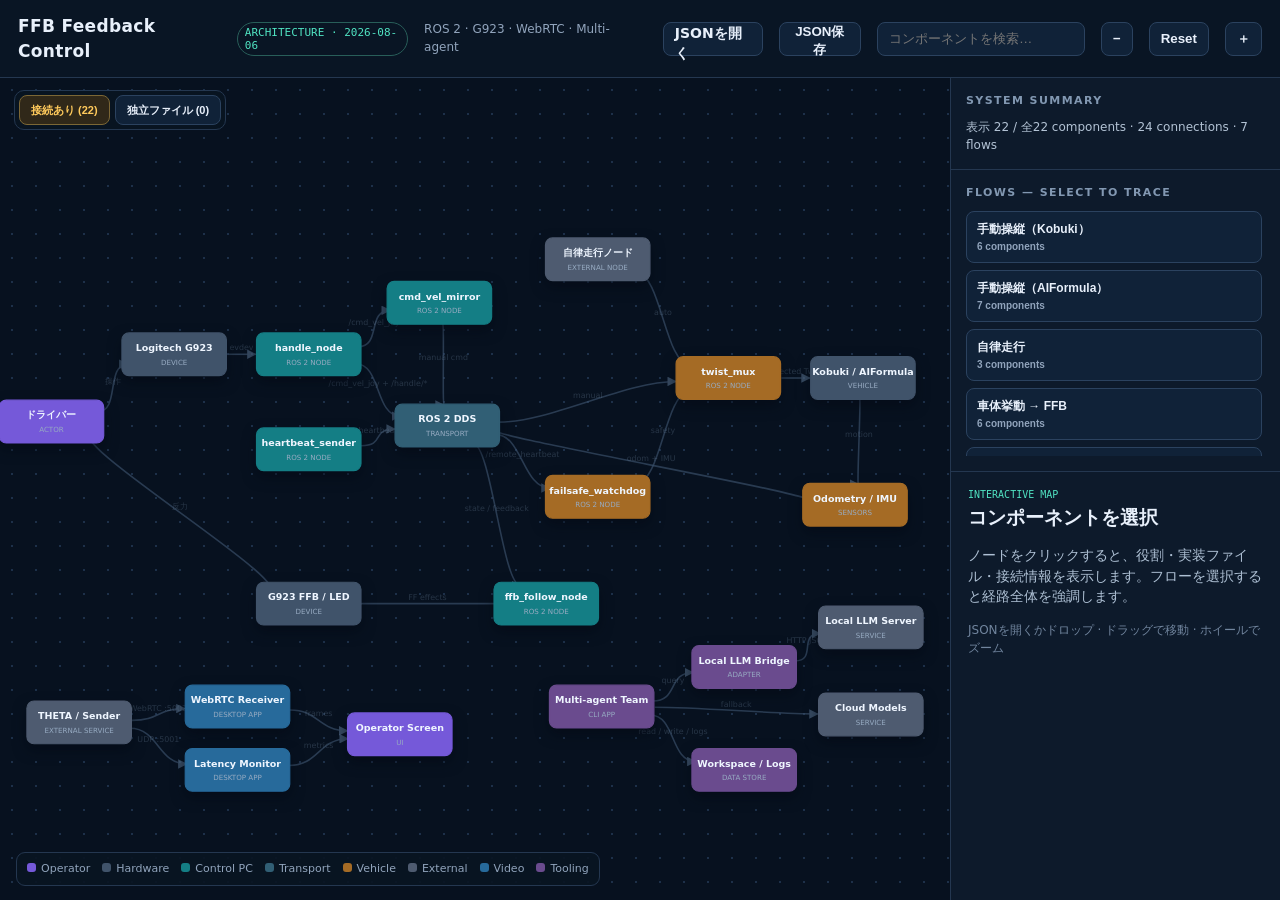
<file: docs/architecture.html>
<!doctype html>
<html lang="ja">
<head>
  <meta charset="utf-8">
  <meta name="viewport" content="width=device-width,initial-scale=1">
  <title>FFB Feedback Control — Architecture</title>
  <style>
    :root{--bg:#07111f;--panel:#0d1a2b;--line:#243750;--text:#e8f0fb;--muted:#91a4bc;--accent:#50e3c2;--hot:#ffca5c;--danger:#ff7188;--blue:#63a8ff}
    *{box-sizing:border-box} body{margin:0;background:var(--bg);color:var(--text);font:14px/1.45 Inter,ui-sans-serif,system-ui,-apple-system,"Noto Sans JP",sans-serif;overflow:hidden}
    .app{height:100vh;display:grid;grid-template-rows:auto 1fr}.top{display:flex;align-items:center;gap:16px;padding:14px 18px;border-bottom:1px solid var(--line);background:#091524;z-index:3}
    h1{font-size:17px;margin:0;letter-spacing:.02em}.tag{color:var(--accent);font:11px ui-monospace,monospace;border:1px solid #285e59;padding:3px 7px;border-radius:99px}.meta{color:var(--muted);font-size:12px}.top .spacer{flex:1}
    button,.search{background:#102238;color:var(--text);border:1px solid #2b425f;border-radius:8px;height:34px}.search{width:220px;padding:0 11px;outline:none}.search:focus{border-color:var(--accent)}button{cursor:pointer;padding:0 11px;font-weight:650}button:hover{background:#17304d}.file-button{display:inline-grid;place-items:center;background:#102238;color:var(--text);border:1px solid #2b425f;border-radius:8px;height:34px;padding:0 11px;cursor:pointer;font-weight:650}.file-button:hover{background:#17304d}#fileInput{display:none}
    .main{min-height:0;display:grid;grid-template-columns:1fr 330px}.canvas-wrap{position:relative;overflow:hidden;background-image:radial-gradient(#1d3049 1px,transparent 1px);background-size:24px 24px}.view-tabs{position:absolute;z-index:4;top:12px;left:14px;display:flex;gap:5px;padding:4px;background:#081422e8;border:1px solid var(--line);border-radius:10px}.view-tab{height:30px;font-size:11px}.view-tab.selected{color:var(--hot);border-color:#7c6735;background:#302819}.empty-view{position:absolute;inset:0;display:none;place-items:center;color:var(--muted);pointer-events:none}
    svg{width:100%;height:100%;display:block}.edge{fill:none;stroke:#3d536e;stroke-width:2;opacity:.64;transition:.2s}.edge-label{fill:#7890aa;font-size:10px;text-anchor:middle;pointer-events:none;opacity:.28;transition:.2s}.edge:hover+.edge-label,.edge.active+.edge-label{opacity:1;fill:#d4e2f1}.node rect{stroke-width:1.5;transition:.2s;filter:drop-shadow(0 8px 8px #02081288)}.node text{fill:#eff6ff;text-anchor:middle;pointer-events:none}.node .kind{fill:#97abc2;font-size:9px;text-transform:uppercase}.node{cursor:pointer;transition:.2s}.node:hover rect,.node.active rect{stroke:#fff;filter:drop-shadow(0 0 10px #50e3c288)}
    .dim{opacity:.12!important}.node.active,.edge.active{opacity:1!important}.active.edge{stroke:var(--hot);stroke-width:4;filter:drop-shadow(0 0 4px #ffca5c)}.active.node rect{stroke:var(--hot)}
    .legend{position:absolute;left:16px;bottom:14px;display:flex;gap:12px;flex-wrap:wrap;background:#081422e8;border:1px solid var(--line);border-radius:9px;padding:8px 10px;color:var(--muted);font-size:11px}.dot{width:9px;height:9px;border-radius:3px;display:inline-block;margin-right:5px}
    aside{min-height:0;border-left:1px solid var(--line);background:var(--panel);display:grid;grid-template-rows:auto auto 1fr;overflow:hidden}.section{padding:15px;border-bottom:1px solid var(--line)}.section h2{font-size:11px;text-transform:uppercase;letter-spacing:.13em;color:#8298b2;margin:0 0 10px}.flow-list{display:grid;gap:7px;max-height:245px;overflow:auto;padding-right:3px}.flow{height:auto;text-align:left;padding:9px 10px}.flow strong{display:block;font-size:12px}.flow span{color:var(--muted);font-size:10px}.flow.selected{border-color:var(--hot);background:#302819}.detail{padding:17px;overflow:auto}.detail .eyebrow{font:10px ui-monospace,monospace;color:var(--accent);text-transform:uppercase}.detail h3{font-size:19px;margin:4px 0 9px}.detail p{color:#aec0d4}.detail dl{display:grid;grid-template-columns:72px 1fr;gap:7px 8px;font-size:12px}.detail dt{color:#7189a5}.detail dd{margin:0;overflow-wrap:anywhere}.path{margin-top:14px;padding-top:12px;border-top:1px solid var(--line)}.step{display:flex;gap:8px;align-items:center;margin:7px 0;color:#c9d6e6}.num{display:grid;place-items:center;width:20px;height:20px;border-radius:50%;background:#243957;color:var(--hot);font-size:10px}.hint{color:#71859e;font-size:12px;margin-top:16px}
    .tooltip{position:fixed;z-index:5;max-width:270px;pointer-events:none;background:#06101ddd;border:1px solid #41617e;border-radius:8px;padding:9px 11px;box-shadow:0 10px 30px #0009;display:none}.tooltip strong{font-size:12px}.tooltip div{color:#a8bbcf;font-size:11px;margin-top:3px}
    @media(max-width:850px){body{overflow:auto}.app{height:auto;min-height:100vh}.top{flex-wrap:wrap}.meta{display:none}.search{order:3;width:100%}.main{grid-template-columns:1fr;grid-template-rows:62vh auto}.canvas-wrap{min-height:520px}aside{border-left:0;border-top:1px solid var(--line)}.flow-list{max-height:none}.detail{min-height:300px}}
  </style>
</head>
<body>
<div class="app">
  <header class="top"><h1 id="projectTitle">FFB Feedback Control</h1><span class="tag" id="generatedTag">ARCHITECTURE · 2026-08-06</span><span class="meta" id="projectMeta">ROS 2 · G923 · WebRTC · Multi-agent</span><span class="spacer"></span><label class="file-button" for="fileInput">JSONを開く</label><input id="fileInput" type="file" accept="application/json,.json"><button id="download">JSON保存</button><input id="search" class="search" placeholder="コンポーネントを検索…"><button id="zoomOut">−</button><button id="reset">Reset</button><button id="zoomIn">＋</button></header>
  <main class="main">
    <section class="canvas-wrap" id="canvas"><div class="view-tabs"><button class="view-tab selected" data-view="connected">接続あり</button><button class="view-tab" data-view="isolated">独立ファイル</button></div><div class="empty-view" id="emptyView">このタブに表示するコンポーネントはありません</div><svg id="graph" viewBox="0 0 1200 760" aria-label="システムアーキテクチャ図"><defs><marker id="arrow" viewBox="0 0 10 10" refX="9" refY="5" markerWidth="6" markerHeight="6" orient="auto-start-reverse"><path d="M 0 0 L 10 5 L 0 10 z" fill="#526b87"/></marker><marker id="arrowHot" viewBox="0 0 10 10" refX="9" refY="5" markerWidth="6" markerHeight="6" orient="auto-start-reverse"><path d="M 0 0 L 10 5 L 0 10 z" fill="#ffca5c"/></marker></defs><g id="viewport"><g id="edges"></g><g id="nodes"></g></g></svg>
      <div class="legend" id="legend"></div>
    </section>
    <aside><div class="section"><h2>System summary</h2><div id="summary" style="font-size:12px;color:#b3c3d5"></div></div><div class="section"><h2>Flows — select to trace</h2><div class="flow-list" id="flows"></div></div><div class="detail" id="detail"><div class="eyebrow">Interactive map</div><h3>コンポーネントを選択</h3><p>ノードをクリックすると、役割・実装ファイル・接続情報を表示します。フローを選択すると経路全体を強調します。</p><div class="hint">JSONを開くかドロップ · ドラッグで移動 · ホイールでズーム</div></div></aside>
  </main>
</div><div class="tooltip" id="tip"></div>
<script>
const DEFAULT_GROUPS={operator:['Operator','#7559d9'],hardware:['Hardware','#40536a'],'control-pc':['Control PC','#147e85'],transport:['Transport','#315f75'],vehicle:['Vehicle','#a56b25'],external:['External','#4e5b70'],video:['Video','#276a9b'],tooling:['Tooling','#6a4b8e'],source:['Source','#147e85'],frontend:['Frontend','#7559d9'],runtime:['Runtime','#a56b25'],config:['Configuration','#315f75'],test:['Tests','#6a4b8e'],docs:['Documentation','#4e5b70']};
const GROUP_PALETTE=['#147e85','#7559d9','#a56b25','#276a9b','#6a4b8e','#31735c','#9a4665','#586c9b','#8a7135','#346c78'];
let groups=structuredClone(DEFAULT_GROUPS);
let nodes=[
['driver','ドライバー','operator','actor',65,295,'G923で操舵、ペダル、ギア、緊急停止を操作する。','—'],['g923-input','Logitech G923','hardware','device',220,210,'evdevから入力イベントを提供する。','/dev/input/by-id/*G923*'],['handle','handle_node','control-pc','ROS 2 node',390,210,'入力をTwist、操舵、ギア、モード、緊急停止へ変換する。','src/oit/oit/handle.py'],['heartbeat','heartbeat_sender','control-pc','ROS 2 node',390,330,'通信生存確認用Timeを周期送信する。','src/oit/oit/heartbeat_sender.py'],['mirror','cmd_vel_mirror','control-pc','ROS 2 node',555,145,'手動Twistをtimeout監視・倍率変換して中継する。','src/oit/oit/cmd_vel_mirror.py'],['dds','ROS 2 DDS','transport','transport',565,300,'操作PCと車体のROS 2 topicを配送する。','runtime infrastructure'],['watchdog','failsafe_watchdog','vehicle','ROS 2 node',755,390,'heartbeat断でpriority 255の停止Twistを発行する。','src/oit/oit/failsafe_watchdog.py'],['autonomy','自律走行ノード','external','external node',755,90,'自律速度指令 /cmd_vel_auto の生成元。','repository external'],['twist-mux','twist_mux','vehicle','ROS 2 node',920,240,'safety 255 / joystick 100 / navigation 10で指令を仲裁する。','src/oit/config/twist_mux.yaml'],['base','Kobuki / AIFormula','hardware','vehicle',1090,240,'選択済みTwistで実車を駆動する。','external hardware'],['odometry','Odometry / IMU','vehicle','sensors',1080,400,'車体yawと加速度をFFB計算へ提供する。','external sensors'],['ffb','ffb_follow_node','control-pc','ROS 2 node',690,525,'yaw差分・操舵・IMU等からFFB効果を計算する。','src/oit/oit/ffb_follow.py'],['g923-ffb','G923 FFB / LED','hardware','device',390,525,'Spring、Damper、Periodic効果とLEDを出力する。','evdev FF + /dev/g923_led'],
['theta','THETA / Sender','external','external service',100,675,'WebRTC映像とUDPタイムスタンプの送信側。','repository external'],['webrtc','WebRTC Receiver','video','desktop app',300,655,'HTTP offerを受け、映像をOpenGL描画する。','webrtc_receive.py'],['latency','Latency Monitor','video','desktop app',300,735,'UDP 5001から遅延とFPSを計算する。','latency_display.py'],['viewer','Operator Screen','operator','UI',505,690,'映像、遅延、FPS、送信元を表示する。','PySide6 UI'],
['team','Multi-agent Team','tooling','CLI app',760,655,'Manager / Frontend / Backend / QAを編成する。','multi_agent_team.py'],['llm-bridge','Local LLM Bridge','tooling','adapter',940,605,'health check・toggle・timeout fallbackを提供する。','local_llm_bridge.py'],['local-llm','Local LLM Server','external','service',1100,555,'LM Studio / Ollama / vLLM等の互換API。','local_llm_config.json'],['cloud-models','Cloud Models','external','service',1100,665,'ローカルを使わない場合のモデル群。','runtime external'],['repo','Workspace / Logs','tooling','data store',940,735,'コード検索・編集と役割別ログを保持する。','workspace + logs/']
].map(a=>({id:a[0],label:a[1],group:a[2],type:a[3],x:a[4],y:a[5],description:a[6],source:a[7]}));
let edges=[['e1','driver','g923-input','操作'],['e2','g923-input','handle','evdev'],['e3','handle','dds','/cmd_vel_joy + /handle/*'],['e4','handle','mirror','/cmd_vel_joy'],['e5','mirror','dds','manual cmd'],['e6','heartbeat','dds','heartbeat'],['e7','dds','watchdog','/remote_heartbeat'],['e8','watchdog','twist-mux','safety'],['e9','dds','twist-mux','manual'],['e10','autonomy','twist-mux','auto'],['e11','twist-mux','base','selected Twist'],['e12','base','odometry','motion'],['e13','odometry','dds','odom + IMU'],['e14','dds','ffb','state / feedback'],['e15','ffb','g923-ffb','FF effects'],['e16','g923-ffb','driver','反力'],['e17','theta','webrtc','WebRTC :5002'],['e18','theta','latency','UDP :5001'],['e19','webrtc','viewer','frames'],['e20','latency','viewer','metrics'],['e21','team','llm-bridge','query'],['e22','llm-bridge','local-llm','HTTP JSON'],['e23','team','cloud-models','fallback'],['e24','team','repo','read / write / logs']].map(a=>({id:a[0],source:a[1],target:a[2],label:a[3]}));
let flows=[
['manual-drive','手動操縦（Kobuki）','G923入力をpriority 100で車体へ届ける。',['driver','g923-input','handle','dds','twist-mux','base'],['e1','e2','e3','e9','e11']],
['aiformula-drive','手動操縦（AIFormula）','remapまたはmirror経由でAIFormulaへ送る。',['driver','g923-input','handle','mirror','dds','twist-mux','base'],['e1','e2','e4','e5','e9','e11']],
['autonomous','自律走行','priority 10。手動・安全指令で上書き可能。',['autonomy','twist-mux','base'],['e10','e11']],
['ffb-return','車体挙動 → FFB','yaw/IMUから目標中心と反力を計算する。',['base','odometry','dds','ffb','g923-ffb','driver'],['e12','e13','e14','e15','e16']],
['failsafe','通信断フェイルセーフ','heartbeat断でpriority 255の停止指令を出す。',['heartbeat','dds','watchdog','twist-mux','base'],['e6','e7','e8','e11']],
['video','遠隔映像・遅延表示','映像と時刻情報を別経路で受信・表示する。',['theta','webrtc','latency','viewer'],['e17','e18','e19','e20']],
['agent-dev','マルチエージェント開発','ローカル/クラウド推論でworkspaceを操作する。',['team','llm-bridge','local-llm','cloud-models','repo'],['e21','e22','e23','e24']]
].map(a=>({id:a[0],name:a[1],description:a[2],steps:a[3],edgeIds:a[4]}));
let architectureData=null;
let activeView='connected',renderedNodes=[];
const ns='http://www.w3.org/2000/svg', nodeBy=id=>nodes.find(n=>n.id===id), E=document.getElementById('edges'), N=document.getElementById('nodes'), D=document.getElementById('detail'), tip=document.getElementById('tip');
function svg(tag,attrs={}){const el=document.createElementNS(ns,tag);Object.entries(attrs).forEach(([k,v])=>el.setAttribute(k,v));return el}
const FL=document.getElementById('flows');
function escapeHtml(value){return String(value??'').replace(/[&<>'"]/g,c=>({'&':'&amp;','<':'&lt;','>':'&gt;',"'":'&#39;','"':'&quot;'}[c]))}
function render(){
  E.replaceChildren();N.replaceChildren();FL.replaceChildren();edges=edges.filter(e=>nodeBy(e.source)&&nodeBy(e.target));
  let connectedIds=new Set(edges.flatMap(e=>[e.source,e.target]));renderedNodes=nodes.filter(n=>activeView==='connected'?connectedIds.has(n.id):!connectedIds.has(n.id));let visibleIds=new Set(renderedNodes.map(n=>n.id)),visibleEdges=activeView==='connected'?edges.filter(e=>visibleIds.has(e.source)&&visibleIds.has(e.target)):[];
  let positions=new Map(renderedNodes.map((n,i)=>[n.id,activeView==='isolated'?{x:120+(i%5)*220,y:110+Math.floor(i/5)*100}:n]));
  visibleEdges.forEach(e=>{let a=positions.get(e.source),b=positions.get(e.target),dx=b.x-a.x,dy=b.y-a.y,len=Math.hypot(dx,dy)||1,ox=dx/len*67,oy=dy/len*26;let x1=a.x+ox,y1=a.y+oy,x2=b.x-ox,y2=b.y-oy,curve=Math.min(70,Math.abs(dx)*.18);let p=svg('path',{id:e.id,class:'edge',d:`M${x1},${y1} C${x1+curve},${y1} ${x2-curve},${y2} ${x2},${y2}`,'marker-end':'url(#arrow)'});E.append(p);let t=svg('text',{id:e.id+'-label',class:'edge-label',x:(x1+x2)/2,y:(y1+y2)/2-5});t.textContent=e.label||'';E.append(t)});
  renderedNodes.forEach(n=>{let pos=positions.get(n.id),g=svg('g',{class:'node',id:'node-'+n.id,transform:`translate(${pos.x-66} ${pos.y-27})`});let color=groups[n.group]?.[1]||'#40536a';g.append(svg('rect',{width:132,height:54,rx:9,fill:color,stroke:color}));let title=svg('text',{x:66,y:23,'font-size':12,'font-weight':700});title.textContent=n.label;g.append(title);let kind=svg('text',{x:66,y:40,class:'kind'});kind.textContent=n.type||'component';g.append(kind);g.onclick=()=>selectNode(n);g.onmouseenter=ev=>showTip(ev,n);g.onmousemove=moveTip;g.onmouseleave=()=>tip.style.display='none';N.append(g)});
  if(activeView==='connected')flows.forEach(f=>{let b=document.createElement('button');b.className='flow';b.dataset.id=f.id;b.innerHTML=`<strong>${escapeHtml(f.name)}</strong><span>${f.steps.length} components</span>`;b.onclick=()=>selectFlow(f);FL.append(b)});
  let isolatedCount=nodes.length-connectedIds.size;document.querySelector('[data-view="connected"]').textContent=`接続あり (${connectedIds.size})`;document.querySelector('[data-view="isolated"]').textContent=`独立ファイル (${isolatedCount})`;document.getElementById('summary').textContent=`表示 ${renderedNodes.length} / 全${nodes.length} components · ${visibleEdges.length} connections · ${flows.length} flows`;document.getElementById('emptyView').style.display=renderedNodes.length?'none':'grid';renderLegend()
}
function clear(){document.querySelectorAll('.node,.edge,.edge-label').forEach(x=>x.classList.remove('active','dim'));document.querySelectorAll('.flow').forEach(x=>x.classList.remove('selected'));document.querySelectorAll('.edge').forEach(x=>x.setAttribute('marker-end','url(#arrow)'))}
function selectFlow(f){clear();document.querySelectorAll('.node,.edge,.edge-label').forEach(x=>x.classList.add('dim'));f.steps.forEach(id=>document.getElementById('node-'+id)?.classList.add('active'));f.edgeIds.forEach(id=>{let x=document.getElementById(id);x?.classList.add('active');x?.setAttribute('marker-end','url(#arrowHot)');document.getElementById(id+'-label')?.classList.remove('dim')});[...document.querySelectorAll('.flow')].find(x=>x.dataset.id===f.id)?.classList.add('selected');D.innerHTML=`<div class="eyebrow">End-to-end flow</div><h3>${escapeHtml(f.name)}</h3><p>${escapeHtml(f.description)}</p><div class="path">${f.steps.map((id,i)=>`<div class="step"><span class="num">${i+1}</span>${escapeHtml(nodeBy(id)?.label||id)}</div>`).join('')}</div>`}
function selectNode(n){clear();let connected=edges.filter(e=>e.source===n.id||e.target===n.id);if(connected.length)document.querySelectorAll('.node,.edge,.edge-label').forEach(x=>x.classList.add('dim'));document.getElementById('node-'+n.id).classList.add('active');connected.forEach(e=>{document.getElementById(e.id)?.classList.add('active');document.getElementById(e.id+'-label')?.classList.remove('dim');document.getElementById('node-'+(e.source===n.id?e.target:e.source))?.classList.add('active')});D.innerHTML=`<div class="eyebrow">${escapeHtml(groups[n.group]?.[0]||n.group)} · ${escapeHtml(n.type)}</div><h3>${escapeHtml(n.label)}</h3><p>${escapeHtml(n.description)}</p><dl><dt>ID</dt><dd>${escapeHtml(n.id)}</dd><dt>Source</dt><dd>${escapeHtml(n.source||'—')}</dd><dt>Connections</dt><dd>${connected.length}</dd></dl><div class="path">${connected.map(e=>`<div class="step"><span class="num">${e.source===n.id?'→':'←'}</span>${escapeHtml(e.label)} · ${escapeHtml(nodeBy(e.source===n.id?e.target:e.source).label)}</div>`).join('')}</div>`}
function showTip(ev,n){tip.innerHTML=`<strong>${escapeHtml(n.label)}</strong><div>${escapeHtml(n.description)}</div>`;tip.style.display='block';moveTip(ev)} function moveTip(ev){tip.style.left=(ev.clientX+14)+'px';tip.style.top=(ev.clientY+14)+'px'}
document.getElementById('search').oninput=e=>{clear();let q=e.target.value.trim().toLowerCase();if(!q)return;renderedNodes.forEach(n=>{if(!(n.label+n.type+n.description+n.source).toLowerCase().includes(q))document.getElementById('node-'+n.id)?.classList.add('dim')})};
let scale=1,tx=0,ty=0,drag=false,sx=0,sy=0,V=document.getElementById('viewport'),G=document.getElementById('graph');function transform(){V.setAttribute('transform',`translate(${tx} ${ty}) scale(${scale})`)}function reset(){scale=1;tx=0;ty=0;transform();clear()}document.getElementById('zoomIn').onclick=()=>{scale=Math.min(2.2,scale*1.15);transform()};document.getElementById('zoomOut').onclick=()=>{scale=Math.max(.55,scale/1.15);transform()};document.getElementById('reset').onclick=reset;G.onwheel=e=>{e.preventDefault();scale=Math.max(.55,Math.min(2.2,scale*(e.deltaY<0?1.08:.92)));transform()};G.onpointerdown=e=>{if(e.target.closest('.node'))return;drag=true;sx=e.clientX-tx;sy=e.clientY-ty;G.setPointerCapture(e.pointerId)};G.onpointermove=e=>{if(drag){tx=e.clientX-sx;ty=e.clientY-sy;transform()}};G.onpointerup=()=>drag=false;document.onkeydown=e=>{if(e.key==='Escape'){clear();document.getElementById('search').value=''}};
document.querySelectorAll('.view-tab').forEach(button=>button.onclick=()=>{activeView=button.dataset.view;document.querySelectorAll('.view-tab').forEach(x=>x.classList.toggle('selected',x===button));document.getElementById('search').value='';render();reset();D.innerHTML=activeView==='isolated'?'<div class="eyebrow">Independent files</div><h3>独立ファイル</h3><p>検出された接続を持たないファイルです。ノードを選択すると詳細を表示します。</p>':'<div class="eyebrow">Connected architecture</div><h3>接続あり</h3><p>検出されたimport、ROS 2 topic、launch関係を表示します。</p>'});
function renderLegend(){let el=document.getElementById('legend'),used=new Set(renderedNodes.map(n=>n.group));el.replaceChildren();Object.entries(groups).filter(([id])=>used.has(id)).forEach(([, [label,color]])=>{let span=document.createElement('span'),dot=document.createElement('i');dot.className='dot';dot.style.background=color;span.append(dot,document.createTextNode(label));el.append(span)})}
function currentData(){return {schemaVersion:'1.0.0',generatedAt:architectureData?.generatedAt||new Date().toISOString(),repository:architectureData?.repository||{name:document.getElementById('projectTitle').textContent},groups:Object.fromEntries(Object.entries(groups).map(([id,[label,color]])=>[id,{label,color}])),nodes,edges,flows,constraints:architectureData?.constraints||[]}}
function loadArchitecture(data){
  if(!data||!Array.isArray(data.nodes)||!Array.isArray(data.edges))throw new Error('nodes と edges の配列が必要です。');
  let ids=new Set();data.nodes.forEach((n,i)=>{if(!n.id||ids.has(n.id))throw new Error(`nodes[${i}] のidが未指定または重複しています。`);ids.add(n.id)});
  architectureData=data;activeView='connected';document.querySelectorAll('.view-tab').forEach(x=>x.classList.toggle('selected',x.dataset.view==='connected'));
  groups=structuredClone(DEFAULT_GROUPS);
  if(data.groups&&typeof data.groups==='object')groups={...groups,...Object.fromEntries(Object.entries(data.groups).map(([id,g])=>[id,Array.isArray(g)?g:[g.label||id,g.color||'#40536a']]))};
  [...new Set(data.nodes.map(n=>n.group||'source'))].forEach((id,i)=>{if(!groups[id])groups[id]=[id.replace(/^(package|folder)-/,'').replace(/[-_]/g,' '),GROUP_PALETTE[i%GROUP_PALETTE.length]]});
  nodes=data.nodes.map((n,i)=>({...n,label:n.label||n.id,group:n.group||'source',type:n.type||'component',description:n.description||'',source:n.source||'',x:Number.isFinite(n.x)?n.x:120+(i%5)*220,y:Number.isFinite(n.y)?n.y:100+Math.floor(i/5)*110}));
  edges=data.edges.map((e,i)=>({...e,id:e.id||`e${i+1}`,label:e.label||''}));
  flows=(Array.isArray(data.flows)?data.flows:[]).map((f,i)=>({...f,id:f.id||`flow-${i+1}`,name:f.name||f.id||`Flow ${i+1}`,description:f.description||'',steps:Array.isArray(f.steps)?f.steps:[],edgeIds:Array.isArray(f.edgeIds)?f.edgeIds:[]}));
  let repo=data.repository||{},stack=Array.isArray(repo.primaryStack)?repo.primaryStack.join(' · '):'';
  document.getElementById('projectTitle').textContent=repo.name||'Architecture Viewer';document.title=(repo.name||'Architecture')+' — Architecture';document.getElementById('projectMeta').textContent=stack||repo.purpose||'';document.getElementById('generatedTag').textContent='ARCHITECTURE · '+String(data.generatedAt||'custom').slice(0,10);
  G.setAttribute('viewBox','0 0 1200 760');render();reset();D.innerHTML='<div class="eyebrow">JSON loaded</div><h3>'+escapeHtml(repo.name||'Architecture')+'</h3><p>'+escapeHtml(repo.purpose||'コンポーネントを選択すると詳細を表示します。')+'</p><div class="hint">JSONをドロップして切り替えることもできます。</div>';
}
async function openFile(file){try{loadArchitecture(JSON.parse(await file.text()))}catch(error){alert('JSONを読み込めませんでした: '+error.message)}}
document.getElementById('fileInput').onchange=e=>{let file=e.target.files[0];if(file)openFile(file);e.target.value=''};
document.getElementById('download').onclick=()=>{let blob=new Blob([JSON.stringify(currentData(),null,2)+'\n'],{type:'application/json'}),a=document.createElement('a');a.href=URL.createObjectURL(blob);a.download=safeFilename((architectureData?.repository?.name||'architecture')+'.json');a.click();setTimeout(()=>URL.revokeObjectURL(a.href),0)};
function safeFilename(name){return name.replace(/[^a-zA-Z0-9._-]+/g,'_')}
document.addEventListener('dragover',e=>{if([...e.dataTransfer.items].some(i=>i.kind==='file'))e.preventDefault()});document.addEventListener('drop',e=>{let file=[...e.dataTransfer.files].find(f=>f.name.toLowerCase().endsWith('.json'));if(file){e.preventDefault();openFile(file)}});
architectureData={generatedAt:'2026-08-06',repository:{name:'FFB Feedback Control',purpose:'Logitech G923を使用した遠隔操作とフォースフィードバック制御',primaryStack:['ROS 2','G923','WebRTC','Multi-agent']},constraints:[]};render();
</script></body></html>
</file>
